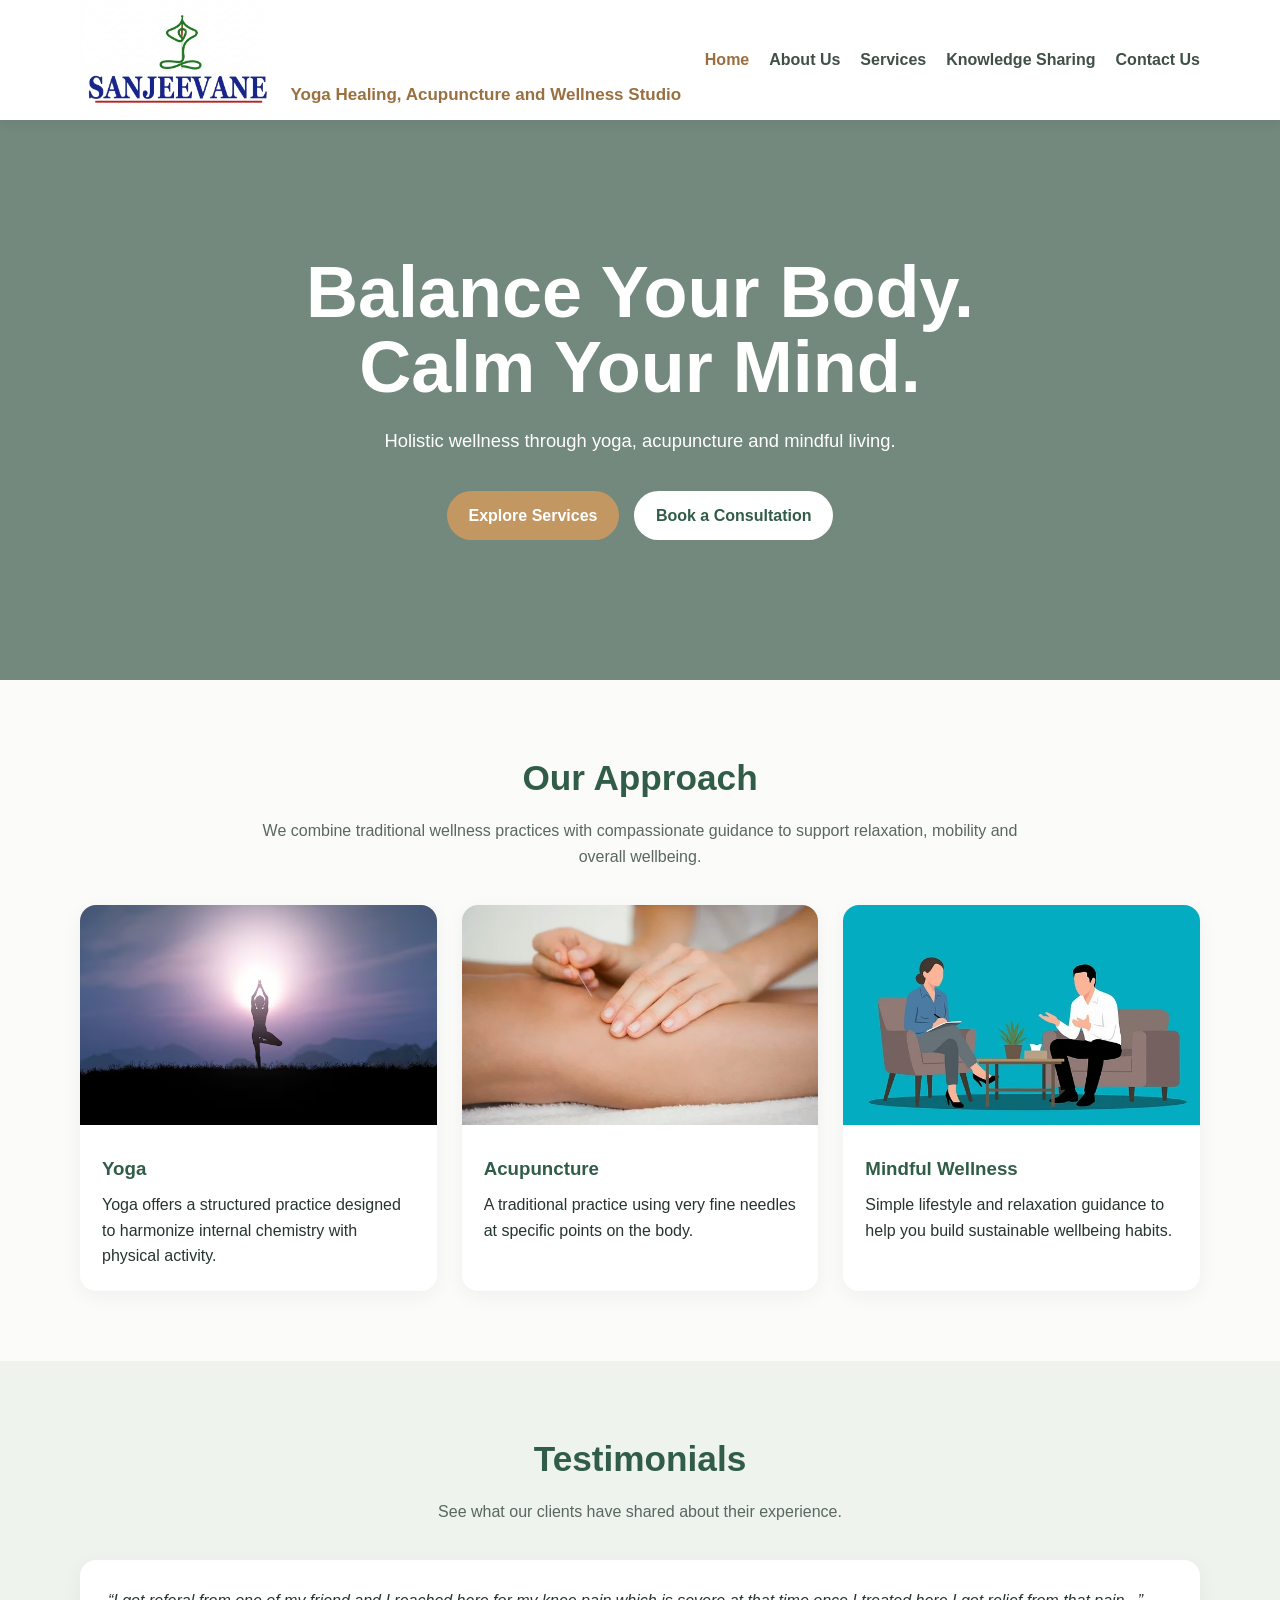
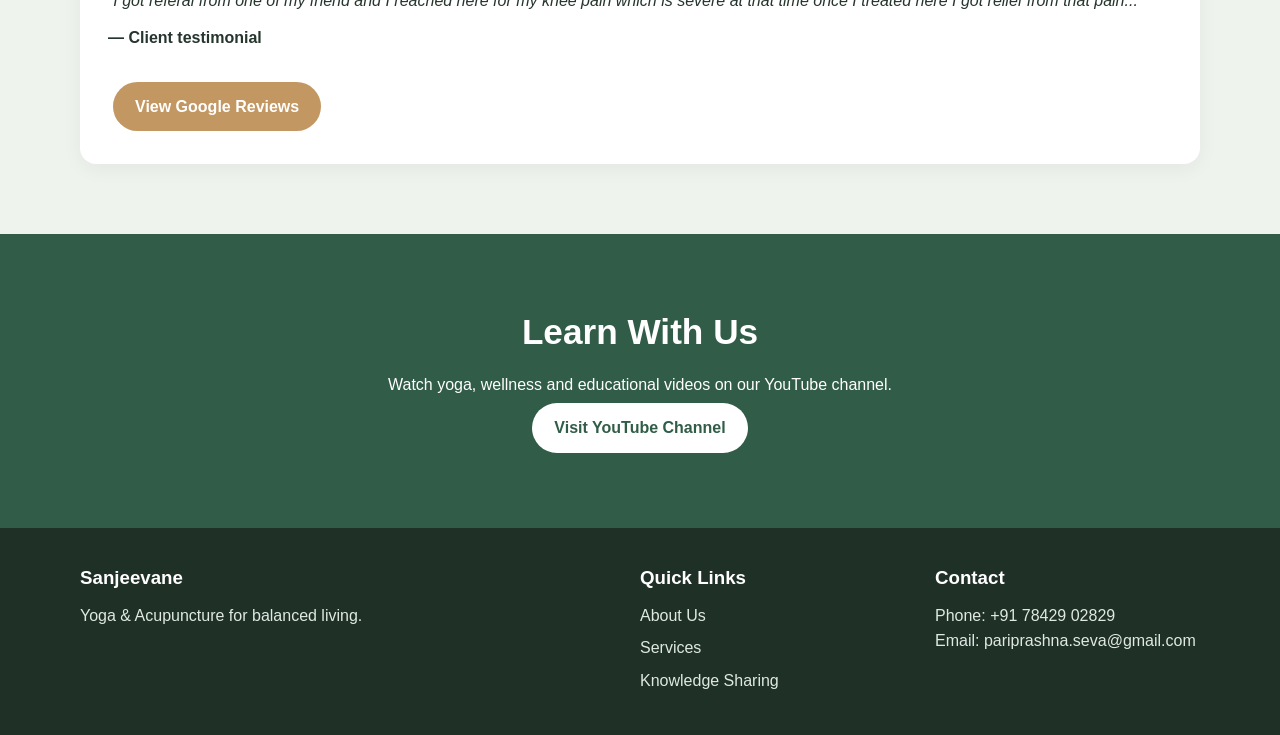
<file: index.html>
<!doctype html>
<html lang="en">
<head><meta charset="utf-8"><meta name="viewport" content="width=device-width,initial-scale=1">
<title>SANJEEVANE | YOGA HEALING| ACUPUNCTURE AND WELLNESS STUDIO</title><link rel="stylesheet" href="style.css">
</head>
<body>
<header><div class="container nav">

<!--<a class="logo" href="index.html" style="display: inline-flex; align-items: flex-end; gap: 15px;">
         <img src="images/logo.jpg" alt="SANJEEVANE Yoga Healing and Acupuncture Studio" style="height: 120px; width: auto; display: block;">-->
<a class="logo" href="index.html" style="display: inline-flex; align-items: flex-end; gap: 15px;">
         <img src="images/logo.jpg" alt="SANJEEVANE Yoga Healing and Acupuncture Studio" style="height: 120px; width: auto; display: block;">   
	<!--<img src="images/logo.jpg" alt="SANJEEVANE Yoga Healing and Acupuncture Studio" style="height: 120px; width: auto; display: block;">-->
            
            <!-- Removed the color and line-height overrides, added a slight padding-bottom to sit exactly on the line -->
            <span style="font-size: 17px; font-weight: bold; padding-bottom: 12px;">
                Yoga Healing, Acupuncture and Wellness Studio
            </span>
</a>
<nav>
<a class="active" href="index.html">Home</a>
<a href="about.html">About Us</a>
<a href="services.html">Services</a>
<a href="knowledge.html">Knowledge Sharing</a>
<a href="contact.html">Contact Us</a>
</nav></div></header>
<section class="hero"><div class="hero-content">
<h1>Balance Your Body. Calm Your Mind.</h1>
<p>Holistic wellness through yoga, acupuncture and mindful living.</p>
<a class="btn" href="services.html">Explore Services</a>
<a class="btn alt" href="contact.html">Book a Consultation</a>
</div></section>
<section class="section"><div class="container"><h2>Our Approach</h2>
<p class="lead">We combine traditional wellness practices with compassionate guidance 
to support relaxation, mobility and overall wellbeing.</p>
<div class="grid">
<div class="card"><img src="images/yoga.avif?auto=format&fit=crop&w=900&q=85"><div class="card-body">
<h3>Yoga</h3><p>Yoga offers a structured practice designed to harmonize internal chemistry with physical activity.</p></div></div>
<div class="card"><img src="images/Knee.avif?auto=format&fit=crop&w=900&q=85">
<div class="card-body">
<h3>Acupuncture</h3><p>A traditional practice using very fine needles at specific points on the body.</p></div></div>
<div class="card"><img src="images/counselling.avif?auto=format&fit=crop&w=900&q=85"><div class="card-body"><h3>Mindful Wellness</h3><p>Simple lifestyle and relaxation guidance to help you build sustainable wellbeing habits.</p></div></div>
</div></div></section>
<section class="section testimonial"><div class="container"><h2>Testimonials</h2><p class="lead">See what our clients have shared about their experience.</p><div class="quote"><p>“I got referal from one of my friend and I reached here for my knee pain which is severe at that time once I treated here I got relief from that pain...”</p><strong>— Client testimonial</strong><br><br><a class="btn" href="https://g.page/r/CZ-e7V5r9csjEAI/review" target="_blank">View Google Reviews</a></div></div></section>
<section class="section cta"><div class="container"><h2>Learn With Us</h2><p>Watch yoga, wellness and educational videos on our YouTube channel.</p><a class="btn alt" href="https://www.youtube.com/channel/UCF5w9QoeIkNaRKk7i7ir6DA" target="_blank">Visit YouTube Channel</a></div></section>
<footer><div class="container footer-grid"><div><h3>Sanjeevane</h3><p>Yoga & Acupuncture for balanced living.</p></div><div><h3>Quick Links</h3><a href="about.html">About Us</a><a href="services.html">Services</a><a href="knowledge.html">Knowledge Sharing</a></div><div><h3>Contact</h3><p>Phone: +91 78429 02829</p><p>Email: pariprashna.seva@gmail.com</p></div></div></footer>
</body></html>
</file>
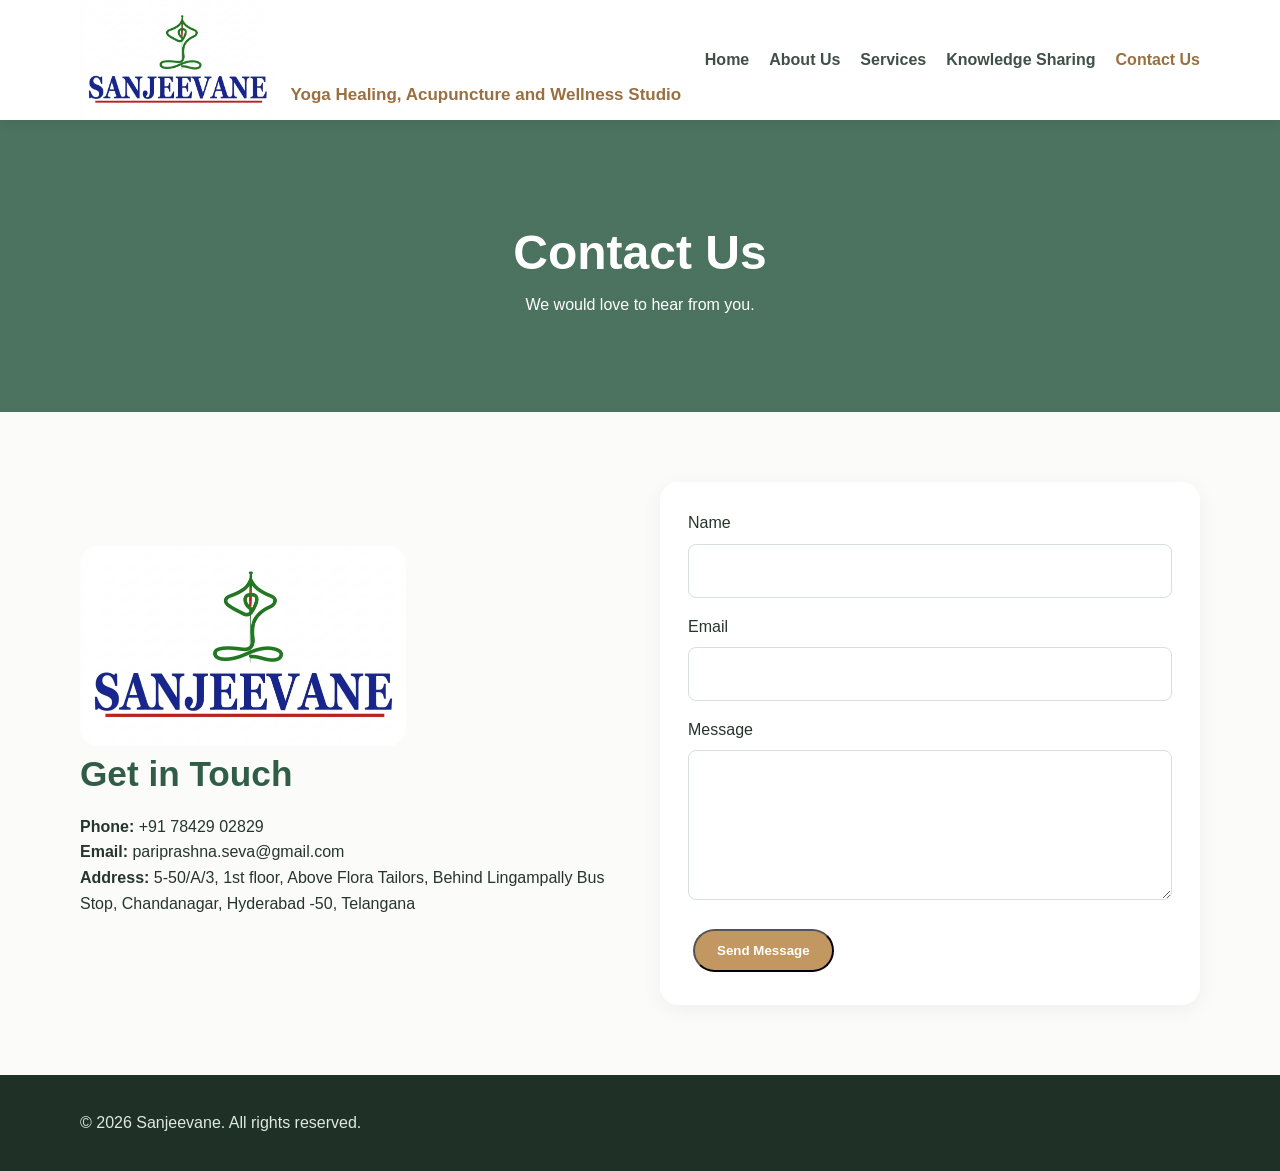
<file: contact.html>
<!doctype html><html lang="en"><head><meta charset="utf-8">
<meta name="viewport" content="width=device-width,initial-scale=1">
<title>Contact Us | SANJEEVANE</title><link rel="stylesheet" href="style.css"></head><body>
<header>
<div class="container nav">
<a class="logo" href="index.html" style="display: inline-flex; align-items: flex-end; gap: 15px;">
         <img src="images/logo.jpg" alt="SANJEEVANE Yoga Healing and Acupuncture Studio" style="height: 120px; width: auto; display: block;">   
	<!--<img src="images/logo.jpg" alt="SANJEEVANE Yoga Healing and Acupuncture Studio" style="height: 120px; width: auto; display: block;">-->
            
            <!-- Removed the color and line-height overrides, added a slight padding-bottom to sit exactly on the line -->
            <span style="font-size: 17px; font-weight: bold; padding-bottom: 12px;">
                Yoga Healing, Acupuncture and Wellness Studio
</span></a>
<nav><a href="index.html">Home</a><a href="about.html">About Us</a>
<a href="services.html">Services</a><a href="knowledge.html">Knowledge Sharing</a><a class="active" href="contact.html">Contact Us</a></nav></div></header>
<section class="page-hero">
<h1>Contact Us</h1><p>We would love to hear from you.</p></section>
<section class="section"><div class="container two-col"><div>
<a class="logo" href="index.html">
<img src="images/logo.jpg" alt="SANJEEVANE Yoga Healing and Acupuncture Studio"style="height: 200px; width: auto; display: block;">
</a>

<h2 style="text-align:left">Get in Touch</h2><p><strong>Phone:</strong> +91 78429 02829</p>
<p><strong>Email:</strong> pariprashna.seva@gmail.com</p><p><strong>Address:</strong> 5-50/A/3, 1st floor, Above Flora Tailors, Behind Lingampally Bus Stop, Chandanagar, Hyderabad -50, Telangana</p><br></div>
<form class="form" action="mailto:pariprashna.seva@gmail.com" method="post" enctype="text/plain"><label>Name</label><input name="name" required><label>Email</label><input type="email" name="email" required><label>Message</label><textarea name="message" required></textarea><button class="btn" type="submit">Send Message</button></form></div></section>
<footer><div class="container"><p>© 2026 Sanjeevane. All rights reserved.</p></div></footer></body></html>
</file>
<file: style.css>
*{box-sizing:border-box;margin:0;padding:0}
body{font-family:Arial,Helvetica,sans-serif;line-height:1.6;color:#26352d;background:#fbfcf9}
a{text-decoration:none;color:inherit}
.container{width:min(1120px,92%);margin:auto}
header{background:#fff;position:sticky;top:0;z-index:10;box-shadow:0 2px 12px #00000012}
.logo img {
    height: 120px;
    width: auto;
    display: block;
}
.logo span {
    font-size: 17px;
    font-weight: bold;
    padding-bottom: 12px;
}
.nav{min-height:72px;display:flex;align-items:center;justify-content:space-between;gap:20px}
.logo{font-size:1.35rem;font-weight:700;color:#315d48}
.logo span{color:#9a7040}
nav{display:flex;gap:20px;flex-wrap:wrap}
nav a{font-weight:600;color:#405047}
nav a:hover,nav a.active{color:#9a7040}
.hero{min-height:560px;display:grid;place-items:center;background:linear-gradient(#173c2a99,#173c2a99),url('https://images.unsplash.com/photo-1506126613408-eca07ce68773?auto=format&fit=crop&w=1800&q=85') center/cover;color:white;text-align:center}
.hero-content{max-width:800px;padding:60px 20px}
.hero h1{font-size:clamp(2.3rem,6vw,4.5rem);line-height:1.05;margin-bottom:20px}
.hero p{font-size:1.15rem;margin-bottom:30px}
.btn{display:inline-block;padding:12px 22px;border-radius:28px;background:#c39762;color:#fff;font-weight:700;margin:5px}
.btn.alt{background:#fff;color:#315d48}
.section{padding:70px 0}
.section h2{text-align:center;font-size:2.2rem;color:#315d48;margin-bottom:12px}
.lead{text-align:center;max-width:760px;margin:0 auto 35px;color:#59675f}
.grid{display:grid;grid-template-columns:repeat(3,1fr);gap:25px}
.card{background:white;border-radius:16px;overflow:hidden;box-shadow:0 5px 20px #0000000d}
.card img{width:100%;height:220px;object-fit:cover}
.card-body{padding:22px}
.card h3{color:#315d48;margin-bottom:8px}
.two-col{display:grid;grid-template-columns:1fr 1fr;gap:40px;align-items:center}
.two-col img{width:100%;border-radius:18px;max-height:450px;object-fit:cover}
.checks{margin-top:20px;padding-left:20px}.checks li{margin:9px 0}
.testimonial{background:#eef3ee}
.quote{background:white;padding:28px;border-radius:16px;box-shadow:0 5px 20px #0000000d}
.quote p{font-style:italic;margin-bottom:12px}
.cta{background:#315d48;color:#fff;text-align:center}
.cta h2{color:#fff}
.form{max-width:700px;margin:auto;background:white;padding:28px;border-radius:18px;box-shadow:0 5px 20px #0000000d}
.form input,.form textarea{width:100%;padding:13px;margin:8px 0 16px;border:1px solid #d8dfda;border-radius:8px;font:inherit}
.form textarea{min-height:150px}
footer{background:#1f3027;color:#dfe9e2;padding:35px 0}
.footer-grid{display:grid;grid-template-columns:2fr 1fr 1fr;gap:30px}
footer h3{color:#fff;margin-bottom:10px}footer a{display:block;margin:7px 0;color:#dfe9e2}
.page-hero{padding:95px 0;background:linear-gradient(#315d48dd,#315d48dd),url('https://images.unsplash.com/photo-1545205597-3d9d02c29597?auto=format&fit=crop&w=1800&q=85') center/cover;color:#fff;text-align:center}
.page-hero h1{font-size:3rem}
.small-note{text-align:center;color:#69766e;font-size:.9rem;margin-top:18px}
@media(max-width:800px){.grid,.two-col,.footer-grid{grid-template-columns:1fr}.nav{flex-direction:column;padding:15px 0}nav{justify-content:center}.hero{min-height:500px}}
</file>
